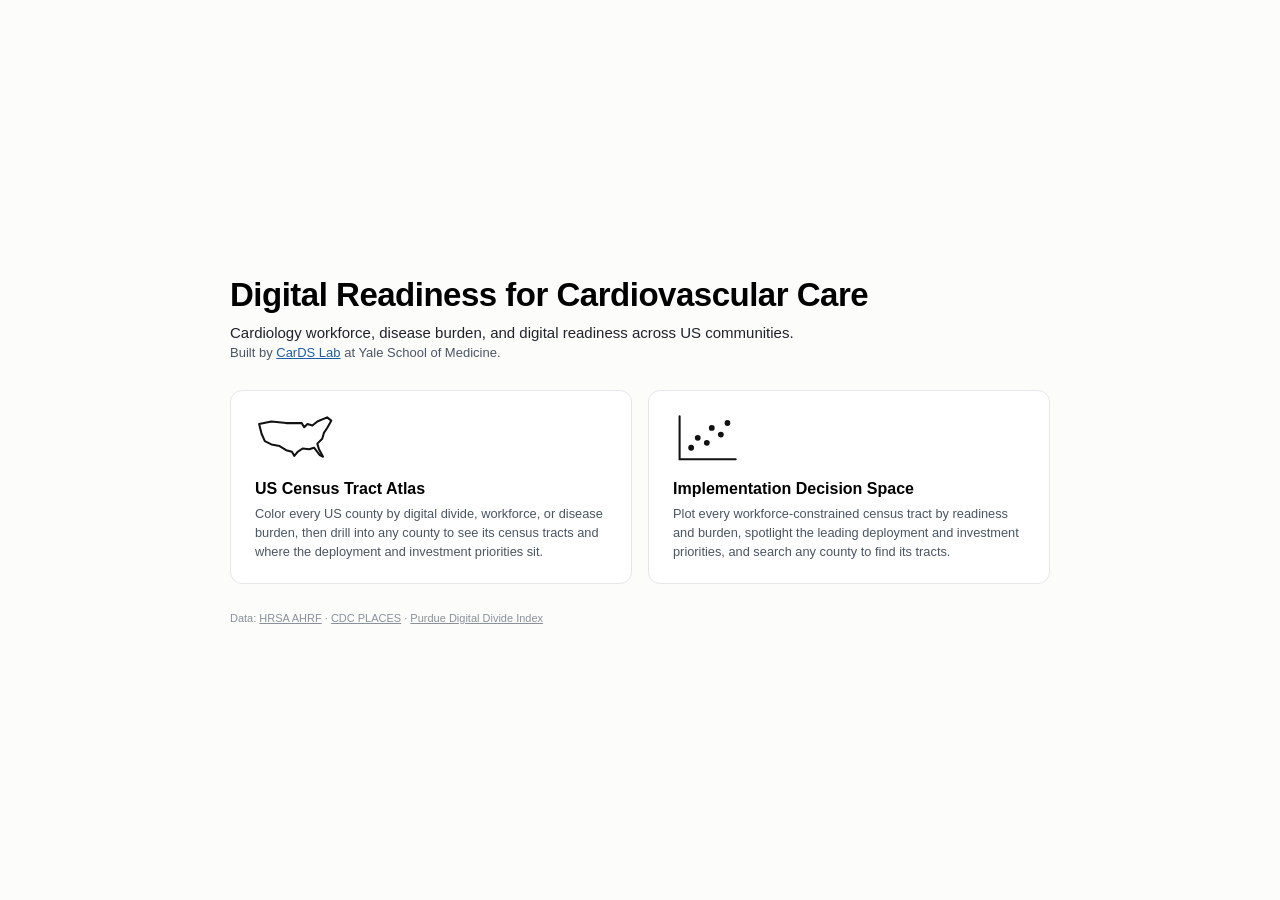
<file: dashboard/index.html>
<!DOCTYPE html>
<html lang="en">
<head>
<meta charset="utf-8">
<meta name="viewport" content="width=device-width, initial-scale=1">
<title>Digital Readiness for CV Care — CarDS Lab</title>
<link rel="icon" href="favicon.ico">
<style>
  * { box-sizing: border-box; }
  html, body {
    margin: 0; height: 100%;
    font-family: Arial, "Helvetica Neue", Helvetica, sans-serif;
    color: #000; background: #fcfcfb;
  }
  body { display: flex; align-items: center; justify-content: center; padding: 24px; }
  .wrap { max-width: 820px; width: 100%; }
  h1 { font-size: 33px; letter-spacing: -0.015em; margin: 0 0 10px; line-height: 1.15; }
  .sub { font-size: 15px; color: #1f2329; margin-bottom: 4px; }
  .sub2 { font-size: 13px; color: #4b5563; margin-bottom: 30px; }
  .sub2 a { color: #1f5fa6; text-decoration: underline; }
  .cards { display: grid; grid-template-columns: 1fr 1fr; gap: 16px; }
  a.card {
    display: block; text-decoration: none; color: inherit;
    border: 1px solid #e5e7eb; border-radius: 12px; background: #fff;
    padding: 22px 24px;
    transition: box-shadow .15s ease, transform .15s ease;
  }
  a.card:hover { box-shadow: 0 1px 2px rgba(0,0,0,.05), 0 10px 32px rgba(0,0,0,.09); transform: translateY(-1px); }
  a.card:focus-visible { outline: 2px solid #1f5fa6; outline-offset: 3px; }
  .card .tile-icon { display: block; margin-bottom: 14px; color: #111; }
  .card h2 { font-size: 16px; margin: 0 0 6px; }
  .card p { font-size: 12.8px; color: #4b5563; margin: 0; line-height: 1.5; }
  footer { margin-top: 28px; font-size: 11px; color: #8a919b; }
  footer a { color: #8a919b; text-decoration: underline; }
  footer a:hover { color: #4b5563; }
  @media (max-width: 640px) { .cards { grid-template-columns: 1fr; } h1 { font-size: 32px; } }
</style>
</head>
<body>
<div class="wrap">
  <h1>Digital Readiness for Cardiovascular Care</h1>
  <div class="sub">Cardiology workforce, disease burden, and digital readiness across US communities.</div>
  <div class="sub2">Built by <a href="https://www.cards-lab.org/" target="_blank" rel="noopener">CarDS Lab</a>
    at Yale School of Medicine.</div>
  <div class="cards">
    <a class="card" href="map/">
      <svg class="tile-icon" width="82" height="53" viewBox="0 0 100 64" fill="none"
           stroke="#111" stroke-width="2.5" stroke-linejoin="round" aria-hidden="true">
        <path d="M5 13 L20 10 L38 12 L57 12 L60 17 L64 13 L70 15 L76 10 L88 5 L93 9
                 L88 18 L84 24 L82 31 L76 37 L78 44 L83 53 L79 51 L72 42 L66 44
                 L58 43 L52 47 L48 52 L45 47 L38 45 L30 40 L20 38 L12 34 L8 25 Z"/>
      </svg>
      <h2>US Census Tract Atlas</h2>
      <p>Color every US county by digital divide, workforce, or disease burden, then
         drill into any county to see its census tracts and where the
         deployment and investment priorities sit.</p>
    </a>
    <a class="card" href="decision-space/">
      <svg class="tile-icon" width="66" height="53" viewBox="0 0 80 64" fill="none" aria-hidden="true">
        <path d="M8 4 V56 H76" stroke="#111" stroke-width="2.5" stroke-linecap="round"/>
        <circle cx="22" cy="42" r="3.5" fill="#111"/>
        <circle cx="30" cy="30" r="3.5" fill="#111"/>
        <circle cx="41" cy="36" r="3.5" fill="#111"/>
        <circle cx="47" cy="18" r="3.5" fill="#111"/>
        <circle cx="58" cy="26" r="3.5" fill="#111"/>
        <circle cx="66" cy="12" r="3.5" fill="#111"/>
      </svg>
      <h2>Implementation Decision Space</h2>
      <p>Plot every workforce-constrained census tract by readiness and burden,
         spotlight the leading deployment and investment priorities, and search
         any county to find its tracts.</p>
    </a>
  </div>
  <footer>Data:
    <a href="https://data.hrsa.gov/topics/health-workforce/ahrf" target="_blank" rel="noopener">HRSA AHRF</a> &middot;
    <a href="https://www.cdc.gov/places/index.html" target="_blank" rel="noopener">CDC PLACES</a> &middot;
    <a href="https://storymaps.arcgis.com/stories/8ad45c48ba5c43d8ad36240ff0ea0dc7" target="_blank" rel="noopener">Purdue Digital Divide Index</a>
  </footer>
</div>
</body>
</html>
</file>
